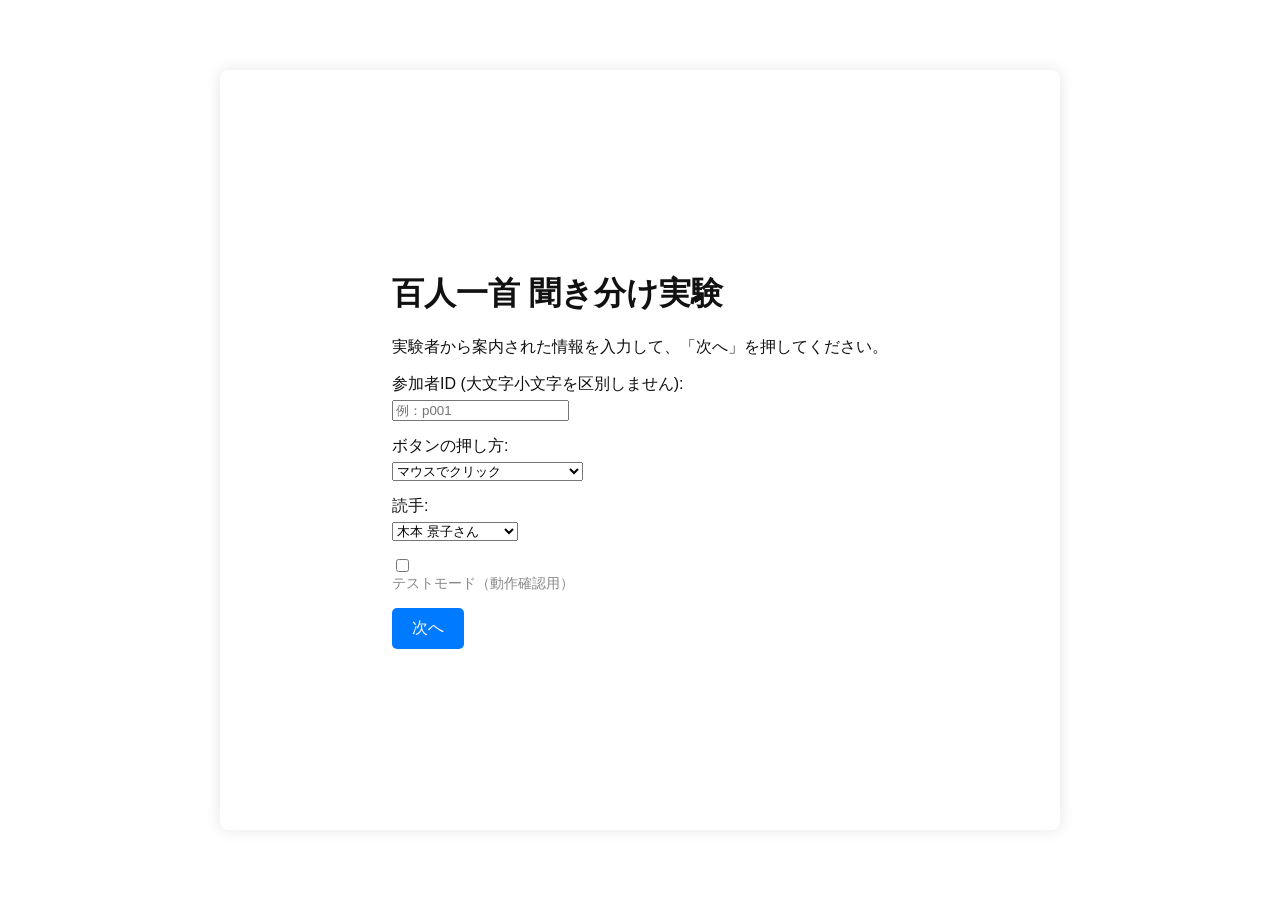
<file: index.html>
<!DOCTYPE html>
<html lang="ja">
<head>
    <meta charset="UTF-8">
    <meta name="viewport" content="width=device-width, initial-scale=1.0">
    <title>百人一首早押し課題</title>
    <link rel="stylesheet" href="style.css">
</head>
<body>
    <div id="app">
        <!-- SCREEN: Welcome & Metadata -->
        <div id="screen-welcome" class="screen active">
            <h1>百人一首 聞き分け実験</h1>
            <p>実験者から案内された情報を入力して、「次へ」を押してください。</p>
            <div class="form-group">
                <label for="participant-id">参加者ID (大文字小文字を区別しません):</label>
                <input type="text" id="participant-id" placeholder="例：P001">
            </div>
            <div class="form-group">
                <label for="input-device">ボタンの押し方:</label>
                <select id="input-device">
                    <option value="mouse">マウスでクリック</option>
                    <option value="keyboard">キーボード（スペースキー）</option>
                    <option value="touch">タッチ操作</option>
                </select>
            </div>
            <div class="form-group">
                <label for="reader-select">読手:</label>
                <select id="reader-select">
                    <option value="sounds_kimoto">木本 景子さん</option>
                    <option value="sounds_Inaba">難波津いなばくん</option>
                </select>
            </div>
            <div class="form-group" style="font-size: 0.85em; color: #888;">
                <input type="checkbox" id="test-mode-toggle">
                <label for="test-mode-toggle">テストモード（動作確認用）</label>
            </div>
            <button id="btn-start-motor">次へ</button>
        </div>

        <!-- SCREEN: Loading -->
        <div id="screen-loading" class="screen">
            <h2>準備中...</h2>
            <p>しばらくお待ちください。</p>
            <div class="loader"></div>
        </div>

        <!-- SCREEN: Volume Check -->
        <div id="screen-volume" class="screen">
            <h2>音量の確認</h2>
            <p>序歌が流れています。<br>聞きやすい音量になるよう、イヤホンまたはPCの音量を調節してください。</p>
            <div id="volume-playing-indicator">♪ 再生中</div>
            <p style="font-size: 0.85em; color: #666; margin-top: 16px;">実験中はこの音量で固定されます。<br>調節が終わったら下のボタンを押してください。</p>
            <button id="btn-confirm-volume">この音量で始める</button>
        </div>

        <!-- SCREEN: Motor Calibration -->
        <div id="screen-motor" class="screen">
            <h2>ステップ 1：反応速度の計測</h2>
            <p>下のエリアを<strong>押し続けて</strong>待ってください。「ピッ」という音が聞こえたら、できるだけ早く離してください。</p>
            <p style="font-size: 0.9em; color: #666;"><strong><span id="motor-total-trials">--</span> 回</strong>繰り返します（現在 <span id="motor-counter">0</span> 回目）</p>
            <div id="motor-area-container">
                <div id="motor-area">
                    <span id="motor-area-label">押して待機してください</span>
                    <span id="motor-area-hint" style="font-size: 0.6em; color: #888;">（クリック または スペースキー）</span>
                </div>
            </div>
        </div>

        <!-- SCREEN: Main Task Instruction -->
        <div id="screen-main-intro" class="screen">
            <h2>ステップ 2：本課題</h2>
            <p>これから百人一首の歌を聴いてもらいます。</p>
            <p style="font-size:0.9em; color:#555; margin-bottom: 8px;">⚠️ 識別が確定する前に予測的にボタンを離さないよう注意してください。</p>
            <ol style="text-align: left; line-height: 2em;">
                <li>序歌の終わりの部分が流れます。それが合図です。</li>
                <li>ボタンを押し続けながら歌を聴いてください。<strong>歌が識別できた瞬間に、ボタンから手を離してください。</strong></li>
                <li>歌が止まったら、どの歌だったか答えてください。</li>
            </ol>
            <p style="font-size: 0.9em; color: #666;">同じ歌が何度も読み上げられます。過去に出た歌でも、再び出る可能性があります。</p>
            <p style="font-size: 0.9em; color: #666;">ボタンを誤って押した場合は「誤ってボタンを押してしまった」ボタンを使ってください。</p>
            <p style="font-size: 0.9em; color: #555; margin-top: 12px;">音声のイメージを確認できます：</p>
            <button id="btn-sample" data-playing="0" onclick="playSample()" style="background-color: #6c757d; margin-bottom: 12px;">サンプルを聴く</button>
            <br>
            <button id="btn-start-main">本課題を開始する</button>
        </div>

        <!-- SCREEN: Trial (Play & Press) -->
        <div id="screen-trial" class="screen">
            <h2>歌が流れます。聴いてください。</h2>
            <p style="color: #888; font-size: 0.9em;">試行 <span id="trial-counter">0</span> / <span id="total-trials">--</span></p>
            <div id="press-button"><span id="trial-button-label">ボタンを押して待機してください</span><span id="trial-button-hint" style="font-size: 0.6em; color: #888;">（クリック または スペースキー）</span></div>
        </div>

        <!-- SCREEN: Choice -->
        <div id="screen-choice" class="screen">
            <h2>何の歌でしたか？ — 頭文字を選んでください</h2>
            <div id="choice-container">
                <div id="choice-step-1-initials" class="choice-step active">
                    <!-- First-letter (initial) buttons will be injected here -->
                </div>
                <div id="choice-step-2-candidates" class="choice-step">
                    <!-- Candidate buttons will be injected here -->
                </div>
            </div>
            <div class="choice-controls">
                <button id="btn-unknown-global" class="btn-secondary">誤ってボタンを押してしまった</button>
            </div>
        </div>

        <!-- SCREEN: Break -->
        <div id="screen-break" class="screen">
            <h2>休憩</h2>
            <p>一息ついてください。</p>
            <button id="btn-resume">再開する</button>
        </div>

        <!-- SCREEN: Results -->
        <div id="screen-results" class="screen">
            <h2>実験終了</h2>
            <p>ご協力ありがとうございました。</p>
            <div id="results-stats"></div>
            <p id="save-status"></p>
        </div>
    </div>

    <!-- Firebase SDKs (Placeholder) -->
    <!-- <script type="module" src="firebase-config.js"></script> -->
    <script src="script.js?v=20260223_01"></script>
</body>
<!-- redeploy -->
</file>
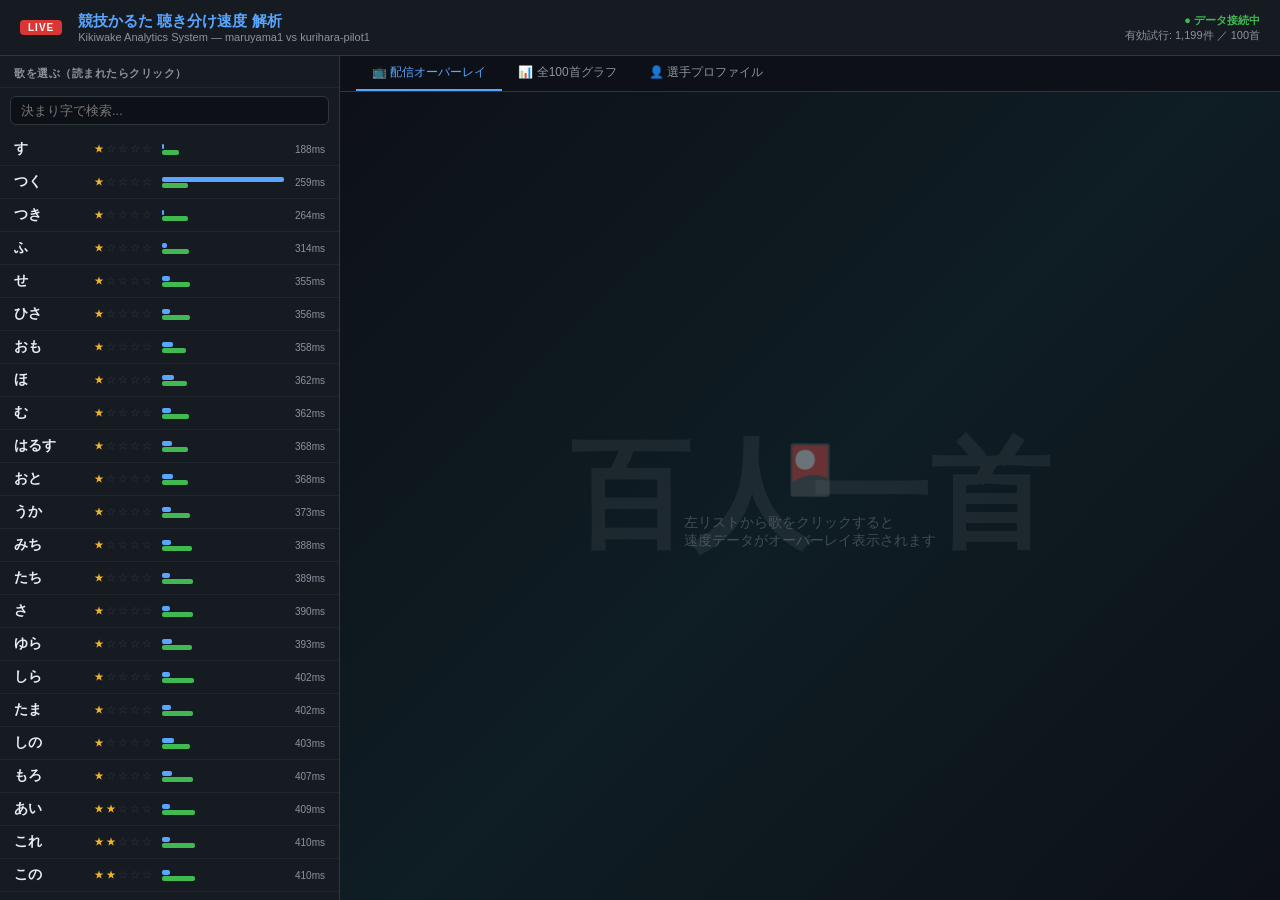
<file: broadcast_overlay.html>
<!DOCTYPE html>
<html lang="ja">
<head>
<meta charset="UTF-8">
<meta name="viewport" content="width=device-width, initial-scale=1.0">
<title>競技かるた 聴き分け速度 配信オーバーレイ</title>
<style>
  * { margin: 0; padding: 0; box-sizing: border-box; }
  body {
    background: #0d1117;
    color: #e6edf3;
    font-family: 'Hiragino Sans', 'Yu Gothic UI', sans-serif;
    min-height: 100vh;
  }

  /* ── レイアウト ── */
  .app { display: flex; flex-direction: column; height: 100vh; }
  .main { display: flex; flex: 1; overflow: hidden; }
  .left-panel { width: 340px; background: #161b22; border-right: 1px solid #30363d; overflow-y: auto; flex-shrink: 0; }
  .right-panel { flex: 1; display: flex; flex-direction: column; overflow: hidden; }
  .overlay-area { flex: 1; background: #0d1117; position: relative; overflow: hidden; }

  /* ── ヘッダー ── */
  .header {
    background: #161b22;
    border-bottom: 1px solid #30363d;
    padding: 12px 20px;
    display: flex; align-items: center; gap: 16px;
  }
  .header h1 { font-size: 15px; font-weight: 700; color: #58a6ff; }
  .header .subtitle { font-size: 11px; color: #8b949e; }
  .live-badge {
    background: #da3633; color: white; font-size: 10px; font-weight: 700;
    padding: 2px 8px; border-radius: 4px; letter-spacing: 1px;
    animation: pulse 2s infinite;
  }
  @keyframes pulse { 0%,100%{opacity:1} 50%{opacity:.6} }

  /* ── 歌リスト ── */
  .song-list-header {
    padding: 10px 14px 6px;
    font-size: 11px; color: #8b949e; font-weight: 600;
    text-transform: uppercase; letter-spacing: .5px;
    border-bottom: 1px solid #21262d;
  }
  .search-box {
    margin: 8px 10px;
    background: #0d1117; border: 1px solid #30363d; border-radius: 6px;
    padding: 6px 10px; color: #e6edf3; font-size: 13px; width: calc(100% - 20px);
    outline: none;
  }
  .search-box:focus { border-color: #58a6ff; }
  .song-item {
    display: flex; align-items: center; gap: 10px;
    padding: 7px 14px; cursor: pointer;
    border-bottom: 1px solid #21262d;
    transition: background .1s;
  }
  .song-item:hover { background: #21262d; }
  .song-item.active { background: #1f3a5f; border-left: 3px solid #58a6ff; }
  .song-kimariji { font-size: 14px; font-weight: 700; min-width: 70px; color: #e6edf3; }
  .song-diff { display: flex; gap: 2px; }
  .star { color: #f0b429; font-size: 10px; }
  .star.empty { color: #30363d; }
  .song-bars { display: flex; gap: 3px; align-items: center; flex: 1; }
  .mini-bar-wrap { display: flex; flex-direction: column; gap: 1px; flex: 1; }
  .mini-bar { height: 5px; border-radius: 2px; min-width: 2px; }
  .bar-m { background: #58a6ff; }
  .bar-k { background: #3fb950; }

  /* ── 配信オーバーレイ ── */

  /* 歌選択前の画面 */
  .no-song {
    display: flex; flex-direction: column; align-items: center; justify-content: center;
    height: 100%; gap: 16px; opacity: .4;
  }
  .no-song .icon { font-size: 48px; }
  .no-song p { font-size: 14px; color: #8b949e; }

  /* メインオーバーレイ */
  .overlay-card {
    position: absolute; bottom: 0; left: 0; right: 0;
    background: linear-gradient(180deg, transparent 0%, rgba(13,17,23,.95) 20%);
    padding: 20px 28px 28px;
    display: none;
  }
  .overlay-card.visible { display: block; }

  .song-title-row {
    display: flex; align-items: baseline; gap: 16px; margin-bottom: 20px;
  }
  .big-kimariji {
    font-size: 52px; font-weight: 900;
    background: linear-gradient(135deg, #ffffff, #a5c8ff);
    -webkit-background-clip: text; -webkit-text-fill-color: transparent;
    line-height: 1;
  }
  .song-meta { display: flex; flex-direction: column; gap: 4px; }
  .diff-label { font-size: 11px; color: #8b949e; }
  .diff-stars { font-size: 16px; }
  .cv-label { font-size: 11px; color: #8b949e; }
  .cv-value { font-size: 13px; font-weight: 600; }

  /* 選手比較バー */
  .players-row {
    display: flex; gap: 16px;
  }
  .player-card {
    flex: 1; background: rgba(22,27,34,.9);
    border-radius: 10px; padding: 14px 18px;
    border: 1px solid #30363d;
    position: relative; overflow: hidden;
  }
  .player-card::before {
    content: ''; position: absolute; top: 0; left: 0; right: 0; height: 3px;
  }
  .player-card.maruyama::before { background: #58a6ff; }
  .player-card.kurihara::before { background: #3fb950; }

  .player-name { font-size: 12px; font-weight: 700; letter-spacing: .5px; margin-bottom: 8px; }
  .player-card.maruyama .player-name { color: #58a6ff; }
  .player-card.kurihara .player-name { color: #3fb950; }

  .speed-row { display: flex; align-items: baseline; gap: 6px; margin-bottom: 6px; }
  .speed-value { font-size: 36px; font-weight: 900; line-height: 1; }
  .player-card.maruyama .speed-value { color: #79c0ff; }
  .player-card.kurihara .speed-value { color: #56d364; }
  .speed-unit { font-size: 13px; color: #8b949e; }
  .speed-label { font-size: 11px; color: #8b949e; margin-bottom: 10px; }

  /* スピードバー */
  .bar-container { position: relative; height: 8px; background: #21262d; border-radius: 4px; margin-bottom: 8px; }
  .bar-fill { height: 100%; border-radius: 4px; transition: width .6s cubic-bezier(.4,0,.2,1); }
  .bar-fill.maruyama { background: linear-gradient(90deg, #1f6feb, #58a6ff); }
  .bar-fill.kurihara { background: linear-gradient(90deg, #1a7f37, #3fb950); }

  .player-stats { display: flex; gap: 12px; }
  .stat-item { display: flex; flex-direction: column; gap: 2px; }
  .stat-label { font-size: 10px; color: #8b949e; }
  .stat-val { font-size: 13px; font-weight: 600; color: #e6edf3; }

  /* 有利バッジ */
  .advantage-badge {
    position: absolute; top: 12px; right: 12px;
    font-size: 10px; font-weight: 700; padding: 3px 8px;
    border-radius: 12px; letter-spacing: .5px;
  }
  .badge-faster { background: rgba(240,180,41,.2); color: #f0b429; border: 1px solid #f0b42944; }
  .badge-slower { background: rgba(139,148,158,.1); color: #8b949e; }

  /* 差分インジケーター */
  .diff-indicator {
    text-align: center; padding: 10px 0 4px;
    font-size: 12px; color: #8b949e;
  }
  .diff-number { font-size: 18px; font-weight: 700; color: #f0b429; }

  /* ── トップのライブプレビュー ── */
  .preview-header {
    background: #161b22; border-bottom: 1px solid #30363d;
    padding: 8px 16px; font-size: 11px; color: #8b949e;
    display: flex; align-items: center; gap: 8px;
  }

  /* ── 全100首グラフビュー ── */
  .chart-view {
    flex: 1; overflow-y: auto; padding: 16px 20px;
    display: none;
  }
  .chart-view.visible { display: block; }
  .chart-title { font-size: 13px; font-weight: 700; color: #e6edf3; margin-bottom: 12px; }
  .chart-row {
    display: flex; align-items: center; gap: 6px; margin-bottom: 3px;
    cursor: pointer; border-radius: 4px; padding: 2px 4px;
  }
  .chart-row:hover { background: #21262d; }
  .chart-row.active { background: #1f3a5f; }
  .chart-km { font-size: 11px; min-width: 62px; color: #8b949e; text-align: right; }
  .chart-bar-area { flex: 1; display: flex; flex-direction: column; gap: 2px; }
  .chart-bar-row { display: flex; align-items: center; gap: 4px; }
  .chart-bar { height: 8px; border-radius: 2px; transition: width .3s; }
  .chart-bar.m { background: #58a6ff; }
  .chart-bar.k { background: #3fb950; }
  .chart-val { font-size: 10px; min-width: 36px; color: #8b949e; }

  /* ── タブ ── */
  .tabs {
    display: flex; border-bottom: 1px solid #30363d;
    padding: 0 16px;
  }
  .tab {
    padding: 8px 16px; font-size: 12px; cursor: pointer;
    border-bottom: 2px solid transparent; color: #8b949e;
    transition: all .15s;
  }
  .tab.active { color: #58a6ff; border-bottom-color: #58a6ff; }

  /* ── プロフィールパネル ── */
  .profile-view { padding: 16px 20px; display: none; overflow-y: auto; }
  .profile-view.visible { display: block; }
  .profile-grid { display: grid; grid-template-columns: 1fr 1fr; gap: 12px; }
  .profile-card {
    background: #161b22; border-radius: 8px; padding: 14px;
    border: 1px solid #30363d;
  }
  .profile-card-title { font-size: 12px; font-weight: 700; margin-bottom: 10px; }
  .profile-card.m .profile-card-title { color: #58a6ff; }
  .profile-card.k .profile-card-title { color: #3fb950; }
  .profile-stat-row { display: flex; justify-content: space-between; align-items: center; padding: 4px 0; border-bottom: 1px solid #21262d; }
  .profile-stat-label { font-size: 11px; color: #8b949e; }
  .profile-stat-val { font-size: 13px; font-weight: 600; }

  /* ── 実況コメント案 ── */
  .commentary-box {
    margin-top: 12px; background: #161b22; border: 1px solid #30363d;
    border-radius: 8px; padding: 12px 14px;
  }
  .commentary-title { font-size: 11px; color: #8b949e; margin-bottom: 6px; font-weight: 600; }
  .commentary-text { font-size: 13px; color: #e6edf3; line-height: 1.6; }
  .commentary-highlight { color: #f0b429; font-weight: 700; }

  /* ── スクロールバー ── */
  ::-webkit-scrollbar { width: 6px; }
  ::-webkit-scrollbar-track { background: #0d1117; }
  ::-webkit-scrollbar-thumb { background: #30363d; border-radius: 3px; }
</style>
</head>
<body>
<div class="app">

  <!-- ヘッダー -->
  <div class="header">
    <span class="live-badge">LIVE</span>
    <div>
      <h1>競技かるた 聴き分け速度 解析</h1>
      <div class="subtitle">Kikiwake Analytics System — maruyama1 vs kurihara-pilot1</div>
    </div>
    <div style="margin-left:auto;display:flex;gap:8px;">
      <div style="font-size:11px;color:#8b949e;text-align:right;">
        <div style="color:#3fb950;font-weight:700;">● データ接続中</div>
        <div>有効試行: 1,199件 ／ 100首</div>
      </div>
    </div>
  </div>

  <div class="main">

    <!-- 左: 歌選択リスト -->
    <div class="left-panel">
      <div class="song-list-header">歌を選ぶ（読まれたらクリック）</div>
      <input class="search-box" type="text" id="searchBox" placeholder="決まり字で検索..." oninput="filterSongs()">
      <div id="songList"></div>
    </div>

    <!-- 右: メイン表示 -->
    <div class="right-panel">

      <!-- タブ -->
      <div class="tabs">
        <div class="tab active" onclick="switchTab('overlay')">📺 配信オーバーレイ</div>
        <div class="tab" onclick="switchTab('chart')">📊 全100首グラフ</div>
        <div class="tab" onclick="switchTab('profile')">👤 選手プロファイル</div>
      </div>

      <!-- オーバーレイビュー -->
      <div class="overlay-area" id="overlayView">
        <!-- 背景イメージ（試合っぽい雰囲気） -->
        <div style="position:absolute;inset:0;background:linear-gradient(135deg,#0d1117 0%,#0f2027 50%,#0d1117 100%);opacity:.8;"></div>
        <div style="position:absolute;inset:0;display:flex;align-items:center;justify-content:center;flex-direction:column;gap:8px;opacity:.06;">
          <div style="font-size:120px;font-weight:900;color:white;">百人一首</div>
        </div>

        <!-- 歌未選択 -->
        <div class="no-song" id="noSongMsg">
          <div class="icon">🎴</div>
          <p>左リストから歌をクリックすると<br>速度データがオーバーレイ表示されます</p>
        </div>

        <!-- オーバーレイカード -->
        <div class="overlay-card" id="overlayCard">
          <div class="song-title-row">
            <div class="big-kimariji" id="bigKimariji">ちは</div>
            <div class="song-meta">
              <div class="diff-label">難易度</div>
              <div class="diff-stars" id="diffStars"></div>
              <div class="cv-label">変動係数: <span class="cv-value" id="cvValue"></span></div>
            </div>
          </div>

          <div class="players-row">
            <!-- maruyama1 -->
            <div class="player-card maruyama" id="cardM">
              <div class="player-name">MARUYAMA</div>
              <div class="speed-row">
                <div class="speed-value" id="speedM">—</div>
                <div class="speed-unit">ms</div>
              </div>
              <div class="speed-label">平均反応速度</div>
              <div class="bar-container">
                <div class="bar-fill maruyama" id="barM" style="width:0%"></div>
              </div>
              <div class="player-stats">
                <div class="stat-item">
                  <div class="stat-label">自己ベスト</div>
                  <div class="stat-val" id="bestM">—</div>
                </div>
                <div class="stat-item">
                  <div class="stat-label">SD</div>
                  <div class="stat-val" id="sdM">—</div>
                </div>
                <div class="stat-item">
                  <div class="stat-label">試行数</div>
                  <div class="stat-val" id="nM">—</div>
                </div>
              </div>
              <div class="advantage-badge badge-faster" id="badgeM" style="display:none">⚡ 有利</div>
            </div>

            <!-- 差分 -->
            <div style="display:flex;flex-direction:column;align-items:center;justify-content:center;min-width:60px;">
              <div class="diff-indicator">
                <div style="font-size:10px;color:#8b949e;margin-bottom:4px;">差</div>
                <div class="diff-number" id="diffNum">—</div>
                <div style="font-size:10px;color:#8b949e;margin-top:2px;">ms</div>
              </div>
            </div>

            <!-- kurihara -->
            <div class="player-card kurihara" id="cardK">
              <div class="player-name">KURIHARA</div>
              <div class="speed-row">
                <div class="speed-value" id="speedK">—</div>
                <div class="speed-unit">ms</div>
              </div>
              <div class="speed-label">平均反応速度</div>
              <div class="bar-container">
                <div class="bar-fill kurihara" id="barK" style="width:0%"></div>
              </div>
              <div class="player-stats">
                <div class="stat-item">
                  <div class="stat-label">自己ベスト</div>
                  <div class="stat-val" id="bestK">—</div>
                </div>
                <div class="stat-item">
                  <div class="stat-label">SD</div>
                  <div class="stat-val" id="sdK">—</div>
                </div>
                <div class="stat-item">
                  <div class="stat-label">試行数</div>
                  <div class="stat-val" id="nK">—</div>
                </div>
              </div>
              <div class="advantage-badge badge-faster" id="badgeK" style="display:none">⚡ 有利</div>
            </div>
          </div>

          <!-- 実況コメント案 -->
          <div class="commentary-box" id="commentaryBox">
            <div class="commentary-title">💬 実況コメント案</div>
            <div class="commentary-text" id="commentaryText">—</div>
          </div>
        </div>
      </div>

      <!-- グラフビュー -->
      <div class="chart-view" id="chartView">
        <div class="chart-title">全100首 反応速度比較（平均 t_prime）</div>
        <div style="display:flex;gap:16px;margin-bottom:12px;font-size:11px;">
          <span style="color:#58a6ff;">■ maruyama1</span>
          <span style="color:#3fb950;">■ kurihara-pilot1</span>
          <span style="color:#8b949e;">※ バーの長さ = 遅さ（右が遅い）</span>
        </div>
        <div id="chartRows"></div>
      </div>

      <!-- プロファイルビュー -->
      <div class="profile-view" id="profileView">
        <div class="profile-grid">
          <div class="profile-card m">
            <div class="profile-card-title">maruyama1 プロファイル</div>
            <div class="profile-stat-row"><span class="profile-stat-label">全体平均</span><span class="profile-stat-val" style="color:#58a6ff">1,253 ms</span></div>
            <div class="profile-stat-row"><span class="profile-stat-label">中央値</span><span class="profile-stat-val">1,239 ms</span></div>
            <div class="profile-stat-row"><span class="profile-stat-label">SD</span><span class="profile-stat-val">302 ms</span></div>
            <div class="profile-stat-row"><span class="profile-stat-label">rep1→rep6 改善</span><span class="profile-stat-val">−107 ms</span></div>
            <div class="profile-stat-row"><span class="profile-stat-label">自己ベスト</span><span class="profile-stat-val" style="color:#f0b429">275.8 ms（ちは）</span></div>
            <div class="profile-stat-row"><span class="profile-stat-label">rep1バイアス</span><span class="profile-stat-val">8.6 ms（小）</span></div>
            <div class="profile-stat-row"><span class="profile-stat-label">学習タイプ</span><span class="profile-stat-val">初回から安定型</span></div>
          </div>
          <div class="profile-card k">
            <div class="profile-card-title">kurihara-pilot1 プロファイル</div>
            <div class="profile-stat-row"><span class="profile-stat-label">全体平均</span><span class="profile-stat-val" style="color:#3fb950">1,581 ms</span></div>
            <div class="profile-stat-row"><span class="profile-stat-label">中央値</span><span class="profile-stat-val">1,586 ms</span></div>
            <div class="profile-stat-row"><span class="profile-stat-label">SD</span><span class="profile-stat-val">235 ms</span></div>
            <div class="profile-stat-row"><span class="profile-stat-label">rep1→rep6 改善</span><span class="profile-stat-val">−108 ms</span></div>
            <div class="profile-stat-row"><span class="profile-stat-label">自己ベスト</span><span class="profile-stat-val" style="color:#f0b429">485.5 ms（ちは）</span></div>
            <div class="profile-stat-row"><span class="profile-stat-label">rep1バイアス</span><span class="profile-stat-val">38.8 ms（大）</span></div>
            <div class="profile-stat-row"><span class="profile-stat-label">学習タイプ</span><span class="profile-stat-val">試合が進む型</span></div>
          </div>
        </div>
        <div class="commentary-box" style="margin-top:16px;">
          <div class="commentary-title">📌 実況解説のポイント</div>
          <div class="commentary-text">
            <span class="commentary-highlight">速さの差: 約328ms</span>（maruyamaが有利）<br>
            ただし<span class="commentary-highlight">歌によって差が縮まる</span>曲もあります（例: きみがためお、わたのはらや）。<br>
            kurihara選手は<span class="commentary-highlight">試合後半に強い</span>タイプ。初戦より3〜4試合目が本来の実力です。<br>
            <br>
            2選手の歌ごと相関: <span class="commentary-highlight">r = 0.881</span> ── 難しい歌・簡単な歌の傾向は共通しています。
          </div>
        </div>
      </div>

    </div>
  </div>
</div>

<script>
const SONGS = {
  1: {kimariji:"あきの",n_chars:3,onset_ms:594,cv:42.7,mean_all:524,difficulty:4,maruyama1:{mean:332,sd:84,best:219,n:6},kurihara:{mean:716,sd:120,best:555,n:6}},
  2: {kimariji:"はるす",n_chars:3,onset_ms:858,cv:55.0,mean_all:368,difficulty:1,maruyama1:{mean:206,sd:63,best:142,n:6},kurihara:{mean:529,sd:136,best:371,n:5}},
  3: {kimariji:"あし",n_chars:2,onset_ms:529,cv:58.2,mean_all:438,difficulty:2,maruyama1:{mean:209,sd:56,best:125,n:6},kurihara:{mean:666,sd:120,best:507,n:6}},
  4: {kimariji:"たご",n_chars:2,onset_ms:489,cv:79.3,mean_all:450,difficulty:3,maruyama1:{mean:139,sd:26,best:100,n:6},kurihara:{mean:762,sd:217,best:433,n:6}},
  5: {kimariji:"おく",n_chars:2,onset_ms:499,cv:63.4,mean_all:476,difficulty:3,maruyama1:{mean:199,sd:49,best:136,n:6},kurihara:{mean:754,sd:114,best:604,n:6}},
  6: {kimariji:"かさ",n_chars:2,onset_ms:1000,cv:37.1,mean_all:519,difficulty:4,maruyama1:{mean:369,sd:151,best:222,n:6},kurihara:{mean:669,sd:70,best:592,n:6}},
  7: {kimariji:"あまの",n_chars:3,onset_ms:289,cv:58.9,mean_all:623,difficulty:5,maruyama1:{mean:324,sd:64,best:256,n:6},kurihara:{mean:922,sd:278,best:557,n:6}},
  8: {kimariji:"わがゐ",n_chars:3,onset_ms:958,cv:36.9,mean_all:449,difficulty:2,maruyama1:{mean:326,sd:53,best:248,n:6},kurihara:{mean:572,sd:145,best:405,n:6}},
  9: {kimariji:"はなの",n_chars:3,onset_ms:1000,cv:31.4,mean_all:471,difficulty:3,maruyama1:{mean:377,sd:92,best:276,n:6},kurihara:{mean:565,sd:136,best:446,n:6}},
  10: {kimariji:"これ",n_chars:2,onset_ms:888,cv:68.1,mean_all:410,difficulty:2,maruyama1:{mean:162,sd:58,best:95,n:6},kurihara:{mean:659,sd:142,best:456,n:6}},
  11: {kimariji:"わたのはらや",n_chars:6,onset_ms:1000,cv:5.8,mean_all:923,difficulty:5,maruyama1:{mean:889,sd:56,best:809,n:6},kurihara:{mean:957,sd:20,best:936,n:6}},
  12: {kimariji:"あまつ",n_chars:3,onset_ms:993,cv:49.0,mean_all:480,difficulty:3,maruyama1:{mean:299,sd:43,best:218,n:6},kurihara:{mean:661,sd:203,best:496,n:6}},
  13: {kimariji:"つく",n_chars:2,onset_ms:1000,cv:131.4,mean_all:259,difficulty:1,maruyama1:{mean:-4,sd:70,best:-131,n:6},kurihara:{mean:522,sd:288,best:191,n:6}},
  14: {kimariji:"みち",n_chars:2,onset_ms:768,cv:59.5,mean_all:388,difficulty:1,maruyama1:{mean:180,sd:42,best:118,n:6},kurihara:{mean:596,sd:106,best:485,n:6}},
  15: {kimariji:"きみがためは",n_chars:6,onset_ms:1000,cv:6.2,mean_all:912,difficulty:5,maruyama1:{mean:905,sd:72,best:801,n:6},kurihara:{mean:919,sd:41,best:867,n:6}},
  16: {kimariji:"たち",n_chars:2,onset_ms:374,cv:66.1,mean_all:389,difficulty:1,maruyama1:{mean:162,sd:39,best:114,n:6},kurihara:{mean:616,sd:142,best:368,n:6}},
  17: {kimariji:"ちは",n_chars:2,onset_ms:55,cv:38.9,mean_all:435,difficulty:2,maruyama1:{mean:299,sd:87,best:221,n:6},kurihara:{mean:571,sd:105,best:430,n:6}},
  18: {kimariji:"す",n_chars:1,onset_ms:1000,cv:90.2,mean_all:188,difficulty:1,maruyama1:{mean:43,sd:68,best:-71,n:6},kurihara:{mean:333,sd:91,best:197,n:6}},
  19: {kimariji:"なにわが",n_chars:4,onset_ms:818,cv:40.1,mean_all:590,difficulty:5,maruyama1:{mean:368,sd:38,best:323,n:6},kurihara:{mean:813,sd:62,best:739,n:6}},
  20: {kimariji:"わび",n_chars:2,onset_ms:713,cv:53.5,mean_all:534,difficulty:4,maruyama1:{mean:296,sd:20,best:257,n:6},kurihara:{mean:773,sd:206,best:573,n:6}},
  21: {kimariji:"いまこ",n_chars:3,onset_ms:1000,cv:32.9,mean_all:515,difficulty:4,maruyama1:{mean:374,sd:101,best:257,n:6},kurihara:{mean:656,sd:71,best:563,n:6}},
  22: {kimariji:"ふ",n_chars:1,onset_ms:1000,cv:79.3,mean_all:314,difficulty:1,maruyama1:{mean:95,sd:32,best:73,n:6},kurihara:{mean:534,sd:141,best:392,n:6}},
  23: {kimariji:"つき",n_chars:2,onset_ms:1000,cv:121.0,mean_all:264,difficulty:1,maruyama1:{mean:9,sd:138,best:-137,n:6},kurihara:{mean:520,sd:222,best:353,n:6}},
  24: {kimariji:"この",n_chars:2,onset_ms:903,cv:64.3,mean_all:410,difficulty:2,maruyama1:{mean:163,sd:21,best:137,n:6},kurihara:{mean:656,sd:78,best:535,n:6}},
  25: {kimariji:"なにし",n_chars:3,onset_ms:843,cv:61.1,mean_all:611,difficulty:5,maruyama1:{mean:369,sd:79,best:261,n:6},kurihara:{mean:853,sd:401,best:585,n:6}},
  26: {kimariji:"おぐ",n_chars:2,onset_ms:484,cv:55.0,mean_all:500,difficulty:4,maruyama1:{mean:254,sd:61,best:185,n:6},kurihara:{mean:746,sd:133,best:568,n:6}},
  27: {kimariji:"みかの",n_chars:3,onset_ms:534,cv:51.1,mean_all:581,difficulty:5,maruyama1:{mean:357,sd:58,best:242,n:6},kurihara:{mean:805,sd:264,best:570,n:6}},
  28: {kimariji:"やまざ",n_chars:3,onset_ms:988,cv:40.0,mean_all:442,difficulty:2,maruyama1:{mean:287,sd:48,best:223,n:6},kurihara:{mean:596,sd:95,best:467,n:6}},
  29: {kimariji:"こころあ",n_chars:4,onset_ms:798,cv:22.6,mean_all:563,difficulty:4,maruyama1:{mean:460,sd:22,best:435,n:6},kurihara:{mean:666,sd:98,best:541,n:6}},
  30: {kimariji:"ありあ",n_chars:3,onset_ms:1000,cv:55.1,mean_all:495,difficulty:4,maruyama1:{mean:299,sd:101,best:215,n:6},kurihara:{mean:691,sd:247,best:444,n:6}},
  31: {kimariji:"あさぼらけあ",n_chars:6,onset_ms:1000,cv:19.6,mean_all:908,difficulty:5,maruyama1:{mean:882,sd:57,best:791,n:6},kurihara:{mean:934,sd:254,best:420,n:6}},
  32: {kimariji:"やまが",n_chars:3,onset_ms:803,cv:37.3,mean_all:484,difficulty:3,maruyama1:{mean:339,sd:78,best:236,n:6},kurihara:{mean:629,sd:123,best:524,n:6}},
  33: {kimariji:"ひさ",n_chars:2,onset_ms:1000,cv:68.5,mean_all:356,difficulty:1,maruyama1:{mean:153,sd:81,best:42,n:6},kurihara:{mean:558,sd:161,best:380,n:6}},
  34: {kimariji:"たれ",n_chars:2,onset_ms:1000,cv:52.9,mean_all:474,difficulty:3,maruyama1:{mean:262,sd:69,best:165,n:6},kurihara:{mean:687,sd:158,best:540,n:6}},
  35: {kimariji:"ひとは",n_chars:3,onset_ms:1000,cv:45.6,mean_all:462,difficulty:3,maruyama1:{mean:287,sd:78,best:187,n:6},kurihara:{mean:636,sd:136,best:517,n:6}},
  36: {kimariji:"なつ",n_chars:2,onset_ms:843,cv:57.0,mean_all:452,difficulty:3,maruyama1:{mean:233,sd:36,best:178,n:6},kurihara:{mean:670,sd:171,best:527,n:6}},
  37: {kimariji:"しら",n_chars:2,onset_ms:1000,cv:63.8,mean_all:402,difficulty:1,maruyama1:{mean:166,sd:58,best:58,n:6},kurihara:{mean:638,sd:87,best:525,n:6}},
  38: {kimariji:"わすら",n_chars:3,onset_ms:683,cv:51.1,mean_all:512,difficulty:4,maruyama1:{mean:283,sd:42,best:216,n:6},kurihara:{mean:740,sd:152,best:651,n:6}},
  39: {kimariji:"あさじ",n_chars:3,onset_ms:983,cv:22.6,mean_all:586,difficulty:5,maruyama1:{mean:463,sd:37,best:414,n:6},kurihara:{mean:709,sd:28,best:681,n:6}},
  40: {kimariji:"しの",n_chars:2,onset_ms:1000,cv:67.6,mean_all:403,difficulty:1,maruyama1:{mean:239,sd:297,best:-64,n:6},kurihara:{mean:567,sd:102,best:425,n:6}},
  41: {kimariji:"こい",n_chars:2,onset_ms:998,cv:43.8,mean_all:415,difficulty:2,maruyama1:{mean:251,sd:42,best:186,n:6},kurihara:{mean:579,sd:81,best:493,n:6}},
  42: {kimariji:"ちぎりき",n_chars:4,onset_ms:868,cv:23.1,mean_all:575,difficulty:4,maruyama1:{mean:478,sd:65,best:396,n:6},kurihara:{mean:672,sd:110,best:538,n:6}},
  43: {kimariji:"あい",n_chars:2,onset_ms:993,cv:68.9,mean_all:409,difficulty:2,maruyama1:{mean:153,sd:45,best:120,n:6},kurihara:{mean:665,sd:124,best:489,n:6}},
  44: {kimariji:"おおこ",n_chars:3,onset_ms:883,cv:35.7,mean_all:447,difficulty:2,maruyama1:{mean:314,sd:53,best:235,n:6},kurihara:{mean:580,sd:103,best:450,n:6}},
  45: {kimariji:"あはれ",n_chars:3,onset_ms:1000,cv:44.1,mean_all:493,difficulty:4,maruyama1:{mean:305,sd:56,best:232,n:6},kurihara:{mean:681,sd:125,best:518,n:6}},
  46: {kimariji:"ゆら",n_chars:2,onset_ms:678,cv:54.0,mean_all:393,difficulty:1,maruyama1:{mean:194,sd:17,best:174,n:6},kurihara:{mean:592,sd:60,best:532,n:6}},
  47: {kimariji:"やえ",n_chars:2,onset_ms:1000,cv:45.2,mean_all:475,difficulty:3,maruyama1:{mean:316,sd:102,best:224,n:6},kurihara:{mean:634,sd:174,best:433,n:6}},
  48: {kimariji:"かぜを",n_chars:3,onset_ms:953,cv:37.8,mean_all:450,difficulty:3,maruyama1:{mean:312,sd:58,best:245,n:6},kurihara:{mean:588,sd:121,best:465,n:6}},
  49: {kimariji:"みかき",n_chars:3,onset_ms:1000,cv:53.1,mean_all:438,difficulty:2,maruyama1:{mean:242,sd:63,best:176,n:6},kurihara:{mean:633,sd:152,best:409,n:6}},
  50: {kimariji:"きみがためお",n_chars:6,onset_ms:1000,cv:11.6,mean_all:896,difficulty:5,maruyama1:{mean:947,sd:51,best:871,n:6},kurihara:{mean:846,sd:123,best:608,n:6}},
  51: {kimariji:"かく",n_chars:2,onset_ms:1000,cv:48.7,mean_all:445,difficulty:2,maruyama1:{mean:241,sd:37,best:190,n:6},kurihara:{mean:649,sd:43,best:564,n:6}},
  52: {kimariji:"あけ",n_chars:2,onset_ms:1000,cv:41.2,mean_all:476,difficulty:3,maruyama1:{mean:292,sd:43,best:247,n:6},kurihara:{mean:661,sd:37,best:605,n:6}},
  53: {kimariji:"なげき",n_chars:3,onset_ms:1000,cv:33.3,mean_all:517,difficulty:4,maruyama1:{mean:364,sd:36,best:306,n:6},kurihara:{mean:670,sd:87,best:520,n:6}},
  54: {kimariji:"わすれ",n_chars:3,onset_ms:1000,cv:35.3,mean_all:570,difficulty:4,maruyama1:{mean:441,sd:183,best:233,n:6},kurihara:{mean:698,sd:125,best:461,n:6}},
  55: {kimariji:"たき",n_chars:2,onset_ms:1000,cv:63.9,mean_all:432,difficulty:2,maruyama1:{mean:175,sd:36,best:115,n:6},kurihara:{mean:690,sd:90,best:541,n:6}},
  56: {kimariji:"あらざ",n_chars:3,onset_ms:998,cv:39.2,mean_all:490,difficulty:3,maruyama1:{mean:318,sd:15,best:300,n:6},kurihara:{mean:663,sd:100,best:515,n:6}},
  57: {kimariji:"め",n_chars:1,onset_ms:893,cv:68.9,mean_all:426,difficulty:2,maruyama1:{mean:171,sd:26,best:142,n:6},kurihara:{mean:681,sd:180,best:515,n:6}},
  58: {kimariji:"ありま",n_chars:3,onset_ms:1000,cv:40.1,mean_all:514,difficulty:4,maruyama1:{mean:330,sd:78,best:263,n:6},kurihara:{mean:697,sd:77,best:624,n:6}},
  59: {kimariji:"やす",n_chars:2,onset_ms:1000,cv:56.7,mean_all:534,difficulty:4,maruyama1:{mean:313,sd:236,best:124,n:6},kurihara:{mean:754,sd:171,best:554,n:6}},
  60: {kimariji:"おおえ",n_chars:3,onset_ms:923,cv:32.4,mean_all:472,difficulty:3,maruyama1:{mean:340,sd:49,best:265,n:6},kurihara:{mean:603,sd:85,best:491,n:6}},
  61: {kimariji:"いに",n_chars:2,onset_ms:1000,cv:33.9,mean_all:566,difficulty:4,maruyama1:{mean:450,sd:73,best:317,n:6},kurihara:{mean:683,sd:208,best:519,n:6}},
  62: {kimariji:"よを",n_chars:2,onset_ms:1000,cv:49.8,mean_all:467,difficulty:3,maruyama1:{mean:273,sd:33,best:224,n:6},kurihara:{mean:661,sd:167,best:457,n:6}},
  63: {kimariji:"いまは",n_chars:3,onset_ms:1000,cv:30.9,mean_all:578,difficulty:5,maruyama1:{mean:486,sd:183,best:208,n:6},kurihara:{mean:671,sd:127,best:546,n:6}},
  64: {kimariji:"あさぼらけう",n_chars:6,onset_ms:958,cv:7.9,mean_all:1008,difficulty:5,maruyama1:{mean:946,sd:60,best:841,n:6},kurihara:{mean:1069,sd:38,best:1026,n:6}},
  65: {kimariji:"うら",n_chars:2,onset_ms:1000,cv:45.7,mean_all:476,difficulty:3,maruyama1:{mean:283,sd:40,best:232,n:6},kurihara:{mean:668,sd:117,best:508,n:6}},
  66: {kimariji:"もろ",n_chars:2,onset_ms:1000,cv:56.6,mean_all:407,difficulty:1,maruyama1:{mean:192,sd:41,best:135,n:6},kurihara:{mean:622,sd:64,best:543,n:6}},
  67: {kimariji:"はるの",n_chars:3,onset_ms:1000,cv:45.5,mean_all:474,difficulty:3,maruyama1:{mean:298,sd:78,best:213,n:6},kurihara:{mean:651,sd:147,best:475,n:6}},
  68: {kimariji:"こころに",n_chars:4,onset_ms:1000,cv:49.7,mean_all:622,difficulty:5,maruyama1:{mean:465,sd:69,best:356,n:6},kurihara:{mean:778,sd:383,best:544,n:6}},
  69: {kimariji:"あらし",n_chars:3,onset_ms:908,cv:42.6,mean_all:474,difficulty:3,maruyama1:{mean:301,sd:64,best:181,n:6},kurihara:{mean:647,sd:116,best:515,n:6}},
  70: {kimariji:"さ",n_chars:1,onset_ms:1000,cv:64.2,mean_all:390,difficulty:1,maruyama1:{mean:168,sd:70,best:28,n:6},kurihara:{mean:613,sd:120,best:524,n:6}},
  71: {kimariji:"ゆう",n_chars:2,onset_ms:1000,cv:51.7,mean_all:429,difficulty:2,maruyama1:{mean:226,sd:35,best:191,n:6},kurihara:{mean:632,sd:91,best:513,n:6}},
  72: {kimariji:"おと",n_chars:2,onset_ms:1000,cv:45.2,mean_all:368,difficulty:1,maruyama1:{mean:222,sd:31,best:169,n:6},kurihara:{mean:513,sd:94,best:398,n:6}},
  73: {kimariji:"たか",n_chars:2,onset_ms:1000,cv:50.7,mean_all:418,difficulty:2,maruyama1:{mean:227,sd:59,best:114,n:6},kurihara:{mean:609,sd:89,best:495,n:6}},
  74: {kimariji:"うか",n_chars:2,onset_ms:1000,cv:61.9,mean_all:373,difficulty:1,maruyama1:{mean:188,sd:36,best:144,n:6},kurihara:{mean:558,sd:184,best:355,n:6}},
  75: {kimariji:"ちぎりお",n_chars:4,onset_ms:1000,cv:31.2,mean_all:626,difficulty:5,maruyama1:{mean:558,sd:124,best:440,n:6},kurihara:{mean:694,sd:240,best:483,n:6}},
  76: {kimariji:"わたのはらこ",n_chars:6,onset_ms:1000,cv:9.7,mean_all:952,difficulty:5,maruyama1:{mean:901,sd:36,best:856,n:6},kurihara:{mean:1002,sd:107,best:891,n:6}},
  77: {kimariji:"せ",n_chars:1,onset_ms:1000,cv:62.6,mean_all:355,difficulty:1,maruyama1:{mean:158,sd:71,best:74,n:6},kurihara:{mean:552,sd:102,best:468,n:6}},
  78: {kimariji:"あはじ",n_chars:3,onset_ms:1000,cv:37.7,mean_all:469,difficulty:3,maruyama1:{mean:315,sd:70,best:237,n:6},kurihara:{mean:623,sd:85,best:508,n:6}},
  79: {kimariji:"あきか",n_chars:3,onset_ms:1000,cv:47.3,mean_all:462,difficulty:3,maruyama1:{mean:280,sd:62,best:190,n:6},kurihara:{mean:644,sd:146,best:443,n:6}},
  80: {kimariji:"ながか",n_chars:3,onset_ms:1000,cv:27.6,mean_all:530,difficulty:4,maruyama1:{mean:403,sd:45,best:355,n:6},kurihara:{mean:657,sd:80,best:565,n:6}},
  81: {kimariji:"ほ",n_chars:1,onset_ms:1000,cv:53.5,mean_all:362,difficulty:1,maruyama1:{mean:233,sd:124,best:124,n:6},kurihara:{mean:490,sd:166,best:373,n:6}},
  82: {kimariji:"おも",n_chars:2,onset_ms:1000,cv:52.6,mean_all:358,difficulty:1,maruyama1:{mean:227,sd:120,best:91,n:6},kurihara:{mean:488,sd:150,best:233,n:6}},
  83: {kimariji:"よのなかよ",n_chars:5,onset_ms:1000,cv:18.8,mean_all:693,difficulty:5,maruyama1:{mean:680,sd:61,best:612,n:6},kurihara:{mean:706,sd:182,best:419,n:6}},
  84: {kimariji:"ながら",n_chars:3,onset_ms:1000,cv:36.7,mean_all:516,difficulty:4,maruyama1:{mean:360,sd:49,best:291,n:6},kurihara:{mean:672,sd:133,best:534,n:6}},
  85: {kimariji:"よも",n_chars:2,onset_ms:1000,cv:40.0,mean_all:512,difficulty:4,maruyama1:{mean:358,sd:143,best:196,n:6},kurihara:{mean:666,sd:121,best:567,n:6}},
  86: {kimariji:"なげけ",n_chars:3,onset_ms:1000,cv:30.5,mean_all:565,difficulty:4,maruyama1:{mean:414,sd:40,best:360,n:6},kurihara:{mean:716,sd:95,best:599,n:6}},
  87: {kimariji:"む",n_chars:1,onset_ms:1000,cv:54.3,mean_all:362,difficulty:1,maruyama1:{mean:184,sd:34,best:130,n:6},kurihara:{mean:539,sd:88,best:473,n:6}},
  88: {kimariji:"なにわえ",n_chars:4,onset_ms:1000,cv:35.9,mean_all:606,difficulty:5,maruyama1:{mean:437,sd:25,best:401,n:6},kurihara:{mean:776,sd:186,best:600,n:6}},
  89: {kimariji:"たま",n_chars:2,onset_ms:1000,cv:63.7,mean_all:402,difficulty:1,maruyama1:{mean:175,sd:52,best:127,n:6},kurihara:{mean:628,sd:133,best:490,n:6}},
  90: {kimariji:"みせ",n_chars:2,onset_ms:1000,cv:52.3,mean_all:453,difficulty:3,maruyama1:{mean:237,sd:45,best:208,n:6},kurihara:{mean:669,sd:99,best:565,n:6}},
  91: {kimariji:"きり",n_chars:2,onset_ms:1000,cv:29.4,mean_all:422,difficulty:2,maruyama1:{mean:331,sd:56,best:254,n:6},kurihara:{mean:512,sd:105,best:394,n:6}},
  92: {kimariji:"わがそ",n_chars:3,onset_ms:1000,cv:34.7,mean_all:438,difficulty:2,maruyama1:{mean:308,sd:56,best:211,n:6},kurihara:{mean:569,sd:82,best:460,n:6}},
  93: {kimariji:"よのなかは",n_chars:5,onset_ms:1000,cv:23.9,mean_all:684,difficulty:5,maruyama1:{mean:670,sd:25,best:638,n:6},kurihara:{mean:699,sd:240,best:341,n:6}},
  94: {kimariji:"みよ",n_chars:2,onset_ms:1000,cv:60.2,mean_all:618,difficulty:5,maruyama1:{mean:513,sd:514,best:136,n:6},kurihara:{mean:722,sd:117,best:592,n:6}},
  95: {kimariji:"おおけ",n_chars:3,onset_ms:1000,cv:26.7,mean_all:432,difficulty:2,maruyama1:{mean:345,sd:68,best:218,n:6},kurihara:{mean:519,sd:80,best:386,n:6}},
  96: {kimariji:"はなさ",n_chars:3,onset_ms:1000,cv:36.0,mean_all:494,difficulty:4,maruyama1:{mean:353,sd:113,best:202,n:6},kurihara:{mean:634,sd:96,best:486,n:6}},
  97: {kimariji:"こぬ",n_chars:2,onset_ms:1000,cv:53.8,mean_all:414,difficulty:2,maruyama1:{mean:221,sd:21,best:194,n:6},kurihara:{mean:607,sd:139,best:489,n:6}},
  98: {kimariji:"かぜそ",n_chars:3,onset_ms:1000,cv:36.5,mean_all:671,difficulty:5,maruyama1:{mean:685,sd:357,best:170,n:6},kurihara:{mean:657,sd:62,best:575,n:6}},
  99: {kimariji:"ひとも",n_chars:3,onset_ms:1000,cv:64.1,mean_all:640,difficulty:5,maruyama1:{mean:729,sd:576,best:162,n:6},kurihara:{mean:552,sd:141,best:355,n:6}},
  100: {kimariji:"もも",n_chars:2,onset_ms:1000,cv:47.8,mean_all:427,difficulty:2,maruyama1:{mean:242,sd:66,best:201,n:6},kurihara:{mean:612,sd:71,best:487,n:6}},
};

let currentSong = null;
const MAX_MS = 1200;

function stars(d) {
  return '★'.repeat(d) + '☆'.repeat(5-d);
}

function buildSongList() {
  const container = document.getElementById('songList');
  const sorted = Object.entries(SONGS).sort((a,b) => a[1].mean_all - b[1].mean_all);
  sorted.forEach(([id, s]) => {
    const mBar = s.maruyama1 ? s.maruyama1.mean / MAX_MS * 60 : 0;
    const kBar = s.kurihara  ? s.kurihara.mean  / MAX_MS * 60 : 0;
    const div = document.createElement('div');
    div.className = 'song-item';
    div.dataset.id = id;
    div.dataset.km = s.kimariji;
    div.innerHTML = `
      <div class="song-kimariji">${s.kimariji}</div>
      <div class="song-diff">${stars(s.difficulty).split('').map(c => `<span class="star${c==='☆'?' empty':''}">${c}</span>`).join('')}</div>
      <div class="song-bars">
        <div class="mini-bar-wrap">
          <div class="mini-bar bar-m" style="width:${mBar}px"></div>
          <div class="mini-bar bar-k" style="width:${kBar}px"></div>
        </div>
        <div style="font-size:10px;color:#8b949e;min-width:38px;text-align:right">${s.mean_all}ms</div>
      </div>
    `;
    div.onclick = () => selectSong(id);
    container.appendChild(div);
  });
}

function filterSongs() {
  const q = document.getElementById('searchBox').value.trim();
  document.querySelectorAll('.song-item').forEach(el => {
    el.style.display = (!q || el.dataset.km.includes(q)) ? '' : 'none';
  });
}

function selectSong(id) {
  currentSong = id;
  document.querySelectorAll('.song-item').forEach(el => el.classList.toggle('active', el.dataset.id === id));
  document.querySelectorAll('.chart-row').forEach(el => el.classList.toggle('active', el.dataset.id === id));
  updateOverlay(id);
}

function updateOverlay(id) {
  const s = SONGS[id];
  document.getElementById('noSongMsg').style.display = 'none';
  const card = document.getElementById('overlayCard');
  card.classList.add('visible');

  document.getElementById('bigKimariji').textContent = s.kimariji;
  document.getElementById('diffStars').textContent = stars(s.difficulty);
  document.getElementById('cvValue').textContent = s.cv + '%';

  const m = s.maruyama1, k = s.kurihara;
  const faster = (m && k) ? (m.mean < k.mean ? 'maruyama' : 'kurihara') : null;

  // maruyama
  document.getElementById('speedM').textContent = m ? m.mean : '—';
  document.getElementById('bestM').textContent  = m ? m.best+'ms' : '—';
  document.getElementById('sdM').textContent    = m ? '±'+m.sd+'ms' : '—';
  document.getElementById('nM').textContent     = m ? m.n+'回' : '—';
  document.getElementById('barM').style.width   = m ? (m.mean/MAX_MS*100)+'%' : '0%';
  document.getElementById('badgeM').style.display = (faster==='maruyama') ? '' : 'none';

  // kurihara
  document.getElementById('speedK').textContent = k ? k.mean : '—';
  document.getElementById('bestK').textContent  = k ? k.best+'ms' : '—';
  document.getElementById('sdK').textContent    = k ? '±'+k.sd+'ms' : '—';
  document.getElementById('nK').textContent     = k ? k.n+'回' : '—';
  document.getElementById('barK').style.width   = k ? (k.mean/MAX_MS*100)+'%' : '0%';
  document.getElementById('badgeK').style.display = (faster==='kurihara') ? '' : 'none';

  // 差分
  if (m && k) {
    const diff = Math.abs(m.mean - k.mean);
    document.getElementById('diffNum').textContent = diff;
  }

  // 実況コメント
  document.getElementById('commentaryText').innerHTML = generateCommentary(s, id);
}

function generateCommentary(s, id) {
  const m = s.maruyama1, k = s.kurihara;
  const km = s.kimariji;
  const diffStr = s.difficulty >= 4 ? '難しい' : s.difficulty <= 2 ? '比較的速い' : '中程度の';
  const cvStr = s.cv > 25 ? '反応にばらつきが大きい' : s.cv < 8 ? 'どの選手も安定して同じ速度になる' : '安定した';

  let text = `<b>「${km}」</b>は${diffStr}歌。${cvStr}傾向があります（CV=${s.cv}%）。<br>`;

  if (m && k) {
    const faster = m.mean < k.mean ? 'maruyama1' : 'kurihara-pilot1';
    const slower = faster === 'maruyama1' ? 'kurihara-pilot1' : 'maruyama1';
    const diff = Math.abs(m.mean - k.mean);
    const fasterData = faster === 'maruyama1' ? m : k;
    text += `<span class="commentary-highlight">${faster}</span> が平均 <span class="commentary-highlight">${diff}ms</span> リード。`;
    text += `${faster} の自己ベストは ${fasterData.best}ms です。`;
    if (diff < 50) text += ' <b>ほぼ互角のこの歌、勝負の行方は！</b>';
    else if (diff > 200) text += ` <b>${faster} が大きくリードしているこの歌！</b>`;
  }
  return text;
}

function buildChart() {
  const container = document.getElementById('chartRows');
  const sorted = Object.entries(SONGS).sort((a,b) => a[1].mean_all - b[1].mean_all);
  const maxMs = 1200;
  sorted.forEach(([id, s]) => {
    const mW = s.maruyama1 ? (s.maruyama1.mean / maxMs * 300) : 0;
    const kW = s.kurihara  ? (s.kurihara.mean  / maxMs * 300) : 0;
    const row = document.createElement('div');
    row.className = 'chart-row';
    row.dataset.id = id;
    row.innerHTML = `
      <div class="chart-km">${s.kimariji}</div>
      <div class="chart-bar-area">
        <div class="chart-bar-row">
          <div class="chart-bar m" style="width:${mW}px"></div>
          <div class="chart-val">${s.maruyama1 ? s.maruyama1.mean+'ms' : '—'}</div>
        </div>
        <div class="chart-bar-row">
          <div class="chart-bar k" style="width:${kW}px"></div>
          <div class="chart-val">${s.kurihara ? s.kurihara.mean+'ms' : '—'}</div>
        </div>
      </div>
    `;
    row.onclick = () => selectSong(id);
    container.appendChild(row);
  });
}

function switchTab(tab) {
  document.querySelectorAll('.tab').forEach((t,i) => {
    t.classList.toggle('active', ['overlay','chart','profile'][i] === tab);
  });
  document.getElementById('overlayView').style.display  = tab==='overlay' ? 'flex' : 'none';
  document.getElementById('overlayView').style.flexDirection = 'column';
  document.getElementById('chartView').classList.toggle('visible', tab==='chart');
  document.getElementById('profileView').classList.toggle('visible', tab==='profile');
  // overlayViewはposition:relativeの親なので表示切替
  document.getElementById('overlayView').style.display = tab==='overlay' ? '' : 'none';
}

// 初期化
buildSongList();
buildChart();
</script>
</body>
</html>
</file>
<file: style.css>
html, body {
    height: 100%;
    overflow: hidden;
    margin: 0;
}

body {
    font-family: -apple-system, BlinkMacSystemFont, 'Segoe UI', Roboto, 'Helvetica Neue', Arial, sans-serif;
    display: flex;
    justify-content: center;
    align-items: center;
    background-color: #ffffff;
    color: #111111;
}

#app {
    width: 90%;
    max-width: 800px;
    background: white;
    padding: 20px;
    border-radius: 8px;
    box-shadow: 0 0 15px rgba(0,0,0,0.1);
    display: flex;
    align-items: center;
    justify-content: center;
    min-height: 80vh;
}

.screen { display: none; }
.screen.active { display: block; animation: fadeIn 0.5s; }
@keyframes fadeIn { from { opacity: 0; } to { opacity: 1; } }

.form-group { margin-bottom: 15px; }
.form-group label { display: block; margin-bottom: 5px; }
#participant-id {
    text-transform: lowercase;
}

button {
    padding: 10px 20px;
    font-size: 1em;
    cursor: pointer;
    background-color: #007bff;
    color: white;
    border: none;
    border-radius: 5px;
}
button:disabled { background-color: #ccc; }

#press-button {
    height: 200px;
    background-color: #e9e9e9;
    display: flex;
    flex-direction: column;
    align-items: center;
    justify-content: center;
    gap: 10px;
    font-size: 1.5em;
    cursor: pointer;
    border-radius: 8px;
    user-select: none;
}
#motor-area-container {
    display: flex;
    justify-content: center;
    align-items: center;
    min-height: 300px;
    background-color: #f0f0f0;
    border-radius: 8px;
    padding: 20px;
}
#btn-start-calibration, #btn-start-main {
    padding: 25px 50px;
    font-size: 1.5em;
    font-weight: bold;
    background-color: #28a745;
    color: white;
    border: none;
    border-radius: 12px;
    box-shadow: 0 4px 10px rgba(0,0,0,0.2);
    transition: transform 0.1s, background-color 0.2s;
}
#btn-start-calibration:hover, #btn-start-main:hover {
    background-color: #218838;
    transform: translateY(-2px);
}
#btn-start-calibration:active, #btn-start-main:active {
    transform: translateY(0);
}

#motor-area-container {
    display: flex;
    flex-direction: column;
    justify-content: center;
    align-items: center;
    min-height: 400px;
    background-color: #f8f9fa;
    border: 2px solid #dee2e6;
    border-radius: 12px;
    padding: 40px;
    text-align: center;
}
.motor-guide-text {
    font-size: 1.2em;
    color: #495057;
    margin-bottom: 20px;
}
#motor-area {
    background-color: #e9e9e9;
    border-radius: 8px;
    height: 200px;
    width: 100%;
    cursor: pointer;
    transition: background-color 0.3s;
    display: flex;
    flex-direction: column;
    align-items: center;
    justify-content: center;
    gap: 10px;
    font-size: 1.5em;
    text-align: center;
    user-select: none;
}
/* 押した瞬間は即時緑（transitionなし）、戻る時はゆっくりフェード */
#motor-area.responded { background-color: #5cb85c; transition: none; }

/* --- Gojuon Grid Styles --- */
.choice-step.gojuon-grid {
    display: grid;
    grid-template-columns: repeat(10, 1fr);
    gap: 5px;
    padding: 10px;
    border: 1px solid #ccc;
    border-radius: 5px;
}
.initial-btn {
    width: 100%;
    aspect-ratio: 1 / 1;
    font-size: 1.1em;
    background-color: #ffffff;
    color: #111111;
    border: 2px solid #444444;
    font-weight: 600;
}
.initial-btn:hover:not([disabled]) {
    background-color: #e6f2ff;
    border-color: #005fcc;
}
.initial-btn.disabled {
    background-color: #eeeeee;
    color: #aaaaaa;
    border-color: #dddddd;
    cursor: not-allowed;
}
.initial-btn.placeholder { visibility: hidden; }


/* --- Pie Menu --- */
.pie-overlay{
  position: fixed;
  inset: 0;
  background: rgba(0,0,0,0.3);
  z-index: 1000;
}
.pie-svg{
  width: 100vw;
  height: 100vh;
  display: block;
}
.pie-sector{
  fill: #ffffff;
  stroke: #333;
  stroke-width: 2;
  cursor: pointer;
  transition: fill 0.1s;
}
.pie-sector:hover { fill: #f0f7ff; }
.pie-sector.selected { fill: #007bff; stroke: #0056b3; }
.pie-label {
  font-size: 14px;
  font-weight: bold;
  pointer-events: none;
  user-select: none;
  fill: #111;
  stroke: white;
  stroke-width: 5px;
  stroke-linejoin: round;
  paint-order: stroke fill;
}
.pie-label.selected {
  fill: white;
  stroke: #0056b3;
  stroke-width: 3px;
}

/* 中央の決定・戻るボタン */
.pie-center-group { cursor: pointer; }
.pie-center-circle { fill: #ffffff; stroke: #333; stroke-width: 3; }
.pie-center-circle.active { fill: #28a745; stroke: #1e7e34; }
.pie-center-circle.back { fill: #f8f9fa; }
.pie-center-text {
  font-size: 18px;
  font-weight: 800;
  pointer-events: none;
  text-anchor: middle;
  dominant-baseline: central;
}
.pie-center-text.active { fill: white; }

/* Volume Check */
#volume-playing-indicator {
    font-size: 1.6em;
    font-weight: bold;
    color: #28a745;
    margin: 30px auto;
    animation: volumePulse 2.5s ease-in-out infinite;
}
@keyframes volumePulse {
    0%, 100% { opacity: 1; }
    50% { opacity: 0.6; }
}

/* Loader */
.loader {
    border: 8px solid #f3f3f3;
    border-top: 8px solid #3498db;
    border-radius: 50%;
    width: 60px;
    height: 60px;
    animation: spin 2s linear infinite;
    margin: 20px auto;
}
@keyframes spin { 0% { transform: rotate(0deg); } 100% { transform: rotate(360deg); } }


#results-stats {
    font-size: 16px;
    line-height: 1.6;
}
</file>
